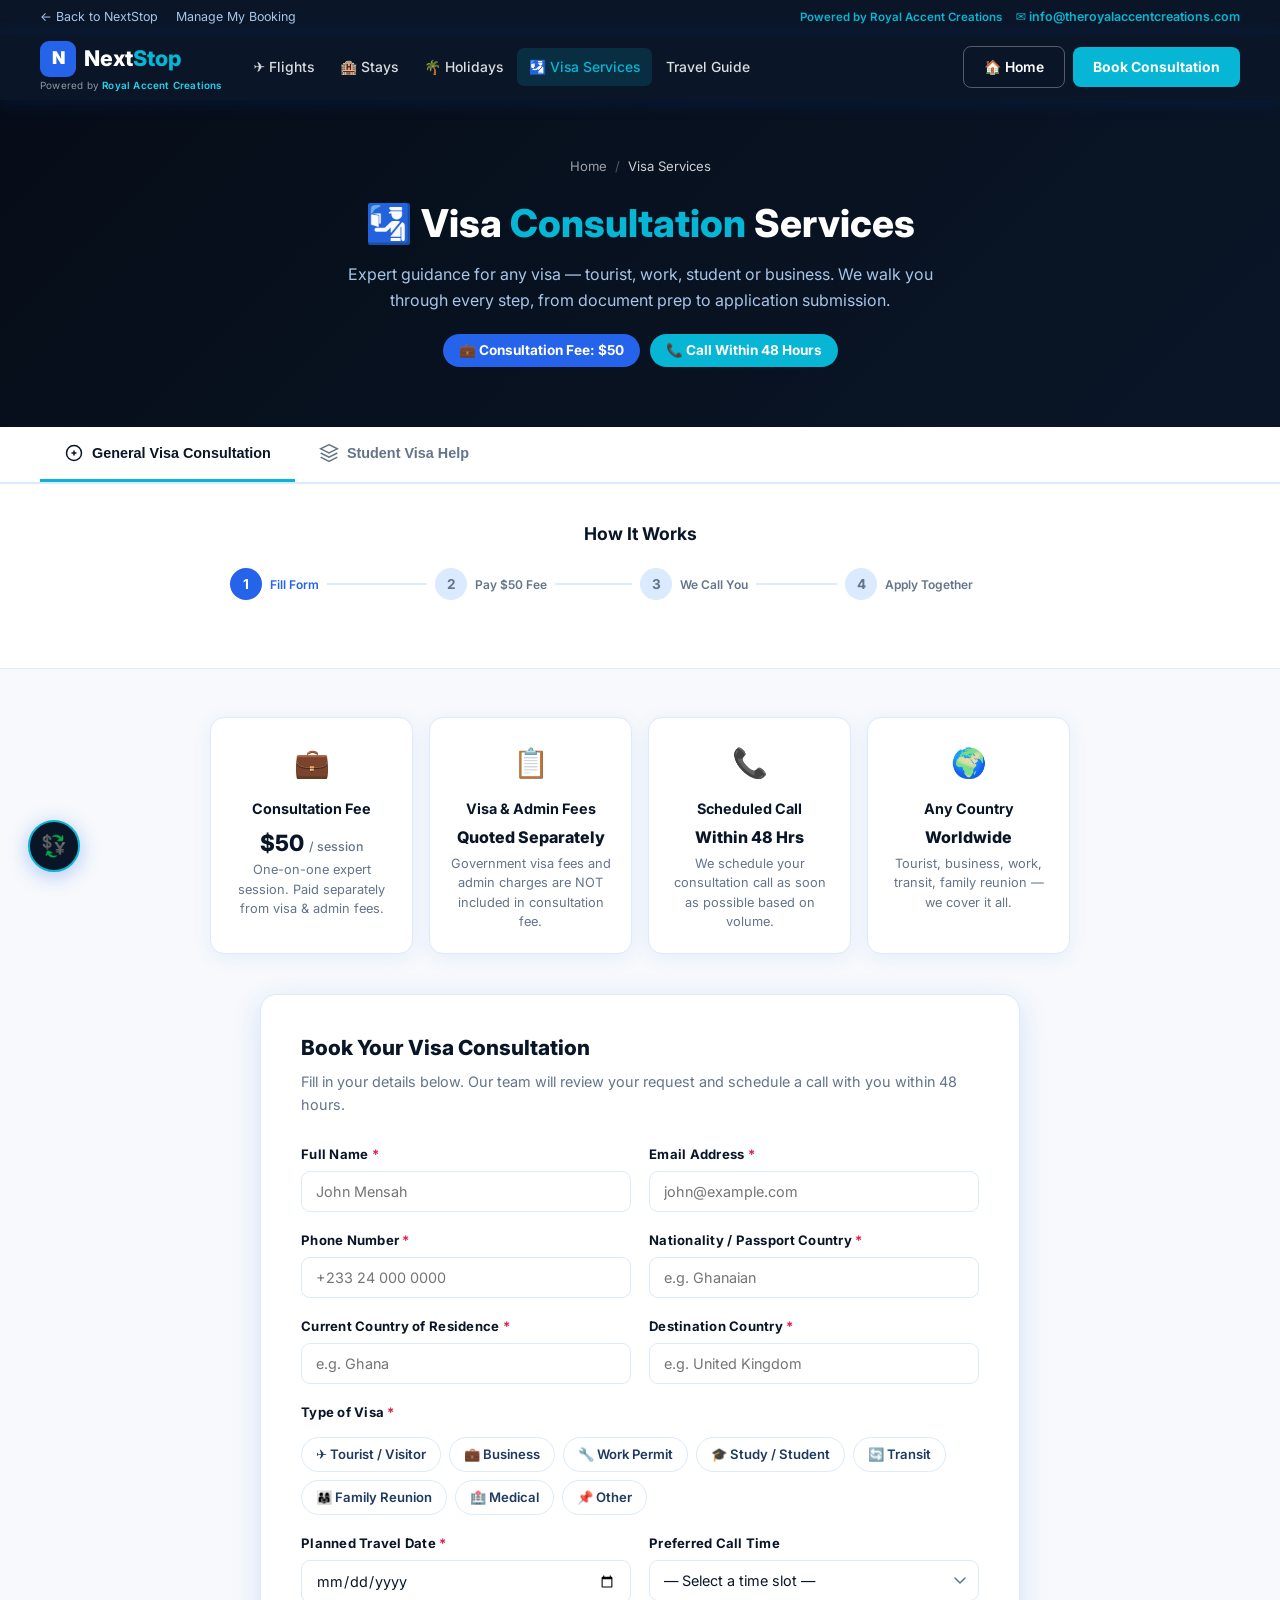
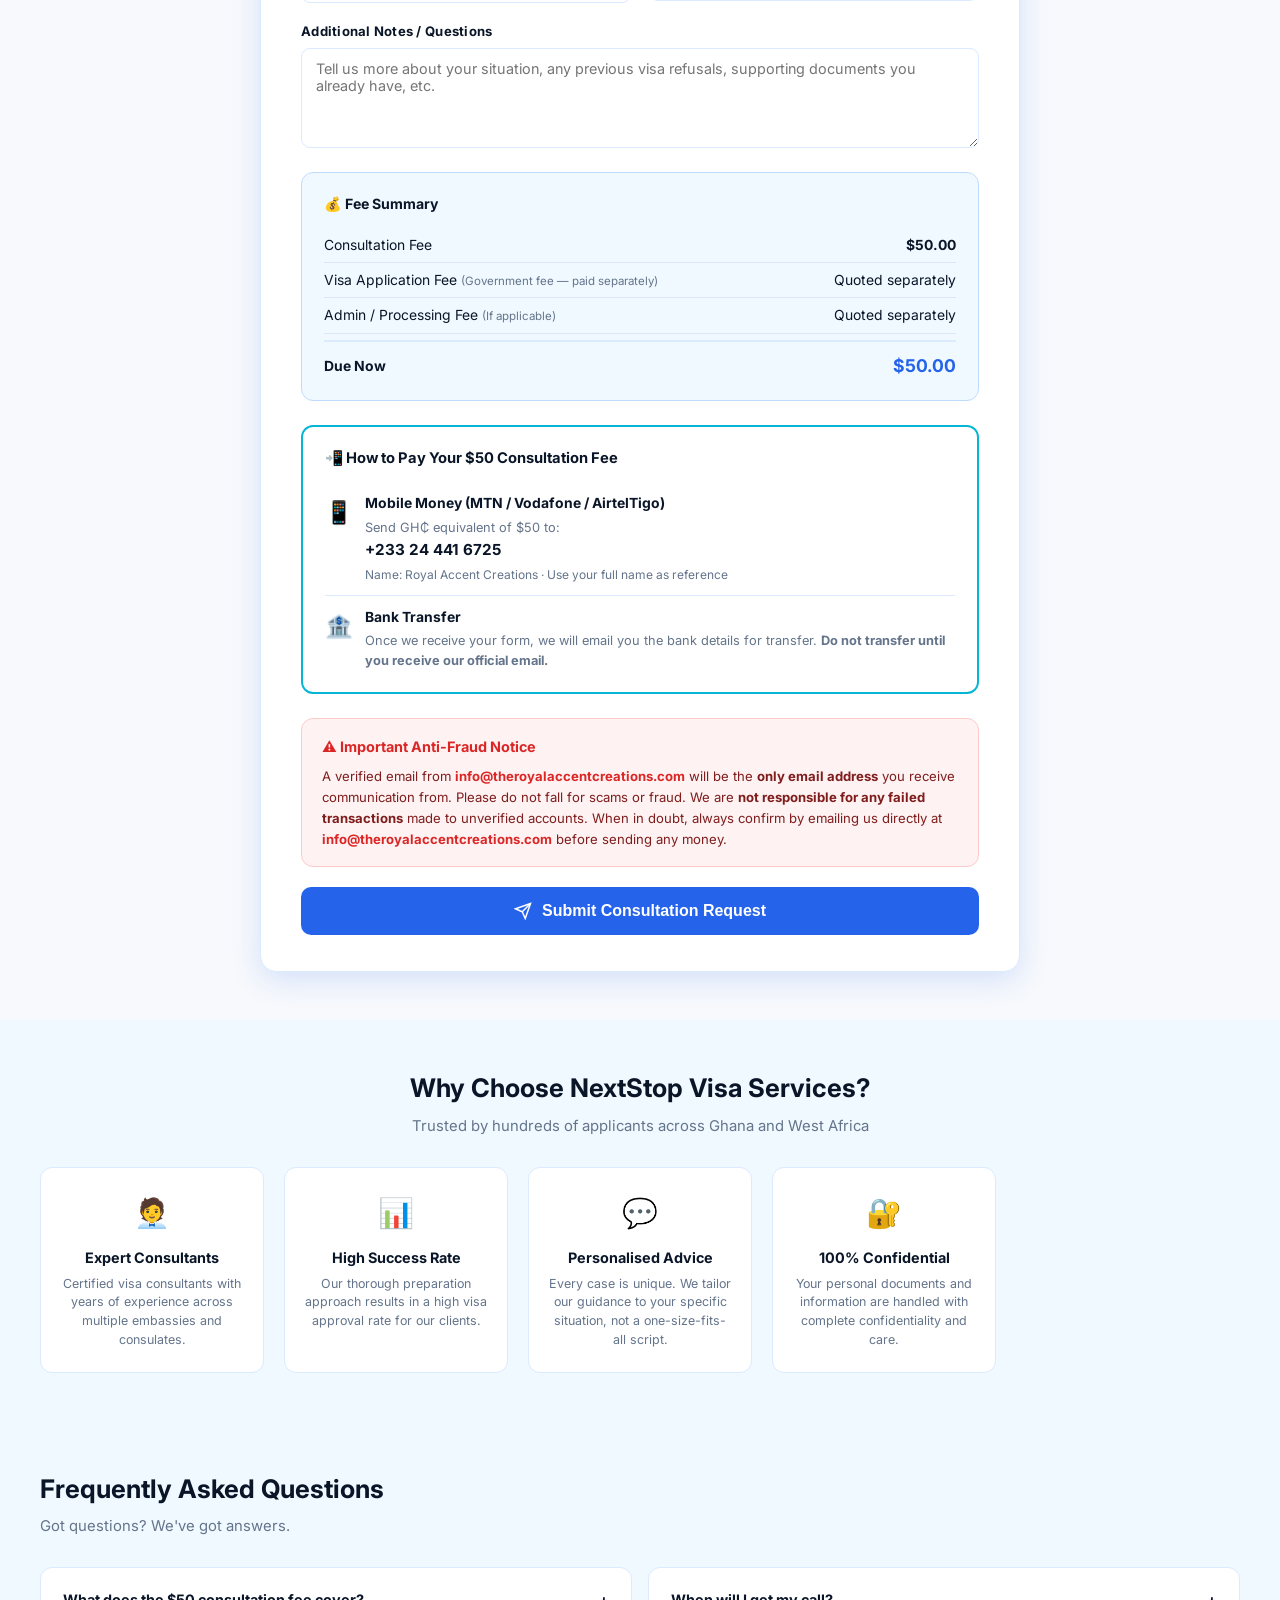
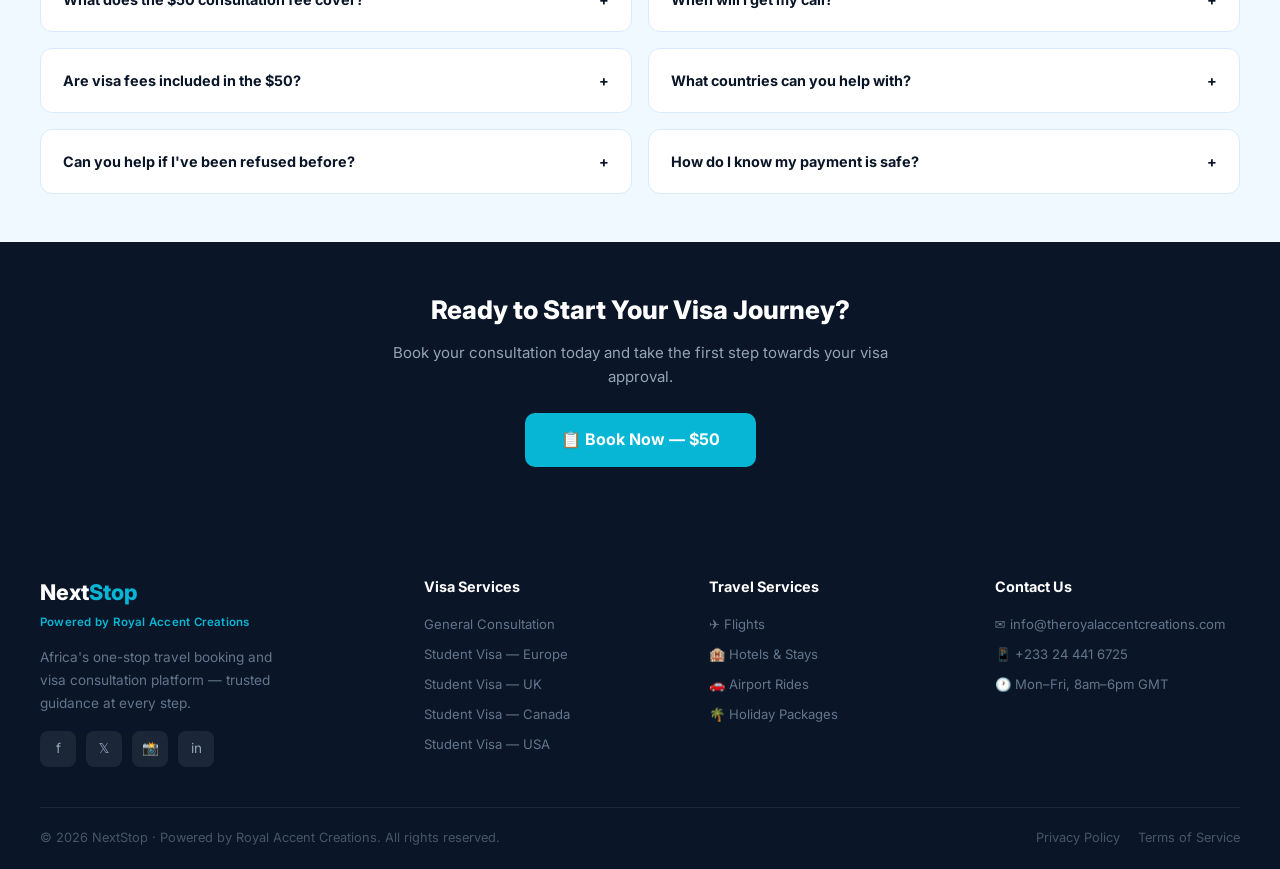
<file: visa.html>
<!DOCTYPE html>
<html lang="en">
<head>
  <meta charset="UTF-8"/>
  <meta name="viewport" content="width=device-width, initial-scale=1.0"/>
  <title>Visa Consultation Services — NextStop | Royal Accent Creations</title>
  <meta name="description" content="Book a visa consultation with NextStop powered by Royal Accent Creations. Expert guidance for tourist, work, student and business visas to any country. $50 consultation fee."/>
  <link rel="preconnect" href="https://fonts.googleapis.com"/>
  <link rel="preconnect" href="https://fonts.gstatic.com" crossorigin/>
  <link href="https://fonts.googleapis.com/css2?family=Inter:wght@400;500;600;700;800&display=swap" rel="stylesheet"/>
  <link rel="stylesheet" href="css/style.css"/>
  <style>
    .visa-panel-inner { max-width: 860px; margin: 0 auto; }
    .visa-tabs-bar { top: 66px; }
    .form-select { background: #fff url("data:image/svg+xml,%3Csvg xmlns='http://www.w3.org/2000/svg' width='12' height='8'%3E%3Cpath d='M1 1l5 5 5-5' stroke='%2364748B' stroke-width='1.5' fill='none' stroke-linecap='round'/%3E%3C/svg%3E") no-repeat right 12px center; padding-right: 36px; appearance: none; }
    .country-card.selected { border-color: var(--blue); background: #eff6ff; box-shadow: 0 0 0 3px rgba(37,99,235,.12); }
    .steps { display: flex; gap: 0; margin-bottom: 32px; }
    .step { flex: 1; display: flex; align-items: center; }
    .step-num { width: 32px; height: 32px; border-radius: 50%; background: var(--border); color: var(--muted); font-weight: 700; font-size: .85rem; display: flex; align-items: center; justify-content: center; flex-shrink: 0; transition: all .3s; }
    .step.done .step-num  { background: var(--cyan); color: #fff; }
    .step.active .step-num { background: var(--blue); color: #fff; }
    .step-label { font-size: .75rem; font-weight: 600; color: var(--muted); margin-left: 8px; white-space: nowrap; }
    .step.active .step-label { color: var(--blue); }
    .step.done .step-label  { color: var(--cyan-d); }
    .step-line { flex: 1; height: 2px; background: var(--border); margin: 0 8px; }
    .step.done .step-line { background: var(--cyan); }
    .chip-row { display: flex; flex-wrap: wrap; gap: 8px; margin-top: 8px; }
    .chip { padding: 6px 14px; border-radius: 20px; font-size: .82rem; font-weight: 600; border: 1.5px solid var(--border); color: var(--mid); background: #fff; cursor: pointer; transition: all .2s; }
    .chip:hover, .chip.selected { background: var(--blue); color: #fff; border-color: var(--blue); }
    .fee-badge { display: inline-flex; align-items: center; gap: 6px; background: var(--blue); color: #fff; padding: 6px 16px; border-radius: 20px; font-size: .85rem; font-weight: 700; }
    .timeline { display: flex; flex-direction: column; gap: 0; }
    .tl-item { display: flex; gap: 16px; padding-bottom: 24px; position: relative; }
    .tl-item:last-child { padding-bottom: 0; }
    .tl-dot { width: 36px; height: 36px; border-radius: 50%; background: var(--blue); color: #fff; display: flex; align-items: center; justify-content: center; font-size: .85rem; font-weight: 700; flex-shrink: 0; }
    .tl-item::before { content: ''; position: absolute; left: 18px; top: 36px; width: 2px; height: calc(100% - 36px); background: var(--border); }
    .tl-item:last-child::before { display: none; }
    .tl-body h4 { font-weight: 700; font-size: .92rem; color: var(--dark); margin-bottom: 3px; }
    .tl-body p  { font-size: .82rem; color: var(--muted); line-height: 1.5; }
    .country-cards { display: grid; grid-template-columns: repeat(auto-fill, minmax(170px, 1fr)); gap: 14px; margin-bottom: 32px; }
    .visa-why { background: var(--light); padding: 48px 0; }
    .visa-why-grid { display: grid; grid-template-columns: repeat(auto-fill, minmax(200px, 1fr)); gap: 20px; }
    .vw-card { background: #fff; border-radius: 12px; padding: 22px 20px; border: 1px solid var(--border); text-align: center; }
    .vw-card .vi { font-size: 1.8rem; margin-bottom: 10px; }
    .vw-card h4 { font-size: .9rem; font-weight: 700; color: var(--dark); margin-bottom: 6px; }
    .vw-card p  { font-size: .78rem; color: var(--muted); line-height: 1.5; }
    @media(max-width:640px){
      .steps { flex-direction: column; gap: 10px; }
      .step-line { display: none; }
      .country-cards { grid-template-columns: 1fr 1fr; }
    }
  </style>
</head>
<body>

<div class="top-bar">
  <div class="container">
    <div class="top-bar-links">
      <a href="index.html">← Back to NextStop</a>
      <a href="#">Manage My Booking</a>
    </div>
    <div class="top-bar-right">
      <span class="powered-by-top">Powered by Royal Accent Creations</span>
      <a href="mailto:info@theroyalaccentcreations.com" style="color:var(--cyan);font-weight:600">✉ info@theroyalaccentcreations.com</a>
    </div>
  </div>
</div>

<header class="navbar">
  <nav class="navbar-inner">
    <a href="index.html" class="logo">
      <div class="logo-main">
        <div class="logo-mark">N</div>
        <span class="logo-text">Next<span>Stop</span></span>
      </div>
      <span class="logo-tagline">Powered by <strong>Royal Accent Creations</strong></span>
    </a>
    <ul class="nav-links">
      <li class="nav-item"><a href="index.html">✈️ Flights</a></li>
      <li class="nav-item"><a href="index.html">🏨 Stays</a></li>
      <li class="nav-item"><a href="index.html">🌴 Holidays</a></li>
      <li class="nav-item active"><a href="visa.html">🛂 Visa Services</a></li>
      <li class="nav-item"><a href="index.html">Travel Guide</a></li>
    </ul>
    <div class="nav-actions">
      <a href="index.html" class="btn btn-ghost">🏠 Home</a>
      <a href="#consult" class="btn btn-gold" style="background:var(--cyan);color:#fff">Book Consultation</a>
      <button class="hamburger" id="hamburger"><span></span><span></span><span></span></button>
    </div>
  </nav>
</header>

<div class="mobile-nav" id="mobileNav">
  <div class="mobile-nav-overlay" id="mobileNavOverlay"></div>
  <div class="mobile-nav-panel">
    <button class="mobile-nav-close" id="mobileNavClose">✕</button>
    <a href="index.html"><strong>Next<span style="color:var(--cyan)">Stop</span></strong></a>
    <div class="mobile-divider"></div>
    <a href="index.html">✈️ Flights &amp; Hotels</a>
    <a href="visa.html#general">🛂 General Visa Consultation</a>
    <a href="visa.html#student">🎓 Student Visa Help</a>
    <div class="mobile-divider"></div>
    <a href="mailto:info@theroyalaccentcreations.com" style="color:var(--cyan);font-weight:600">✉ Email Us</a>
  </div>
</div>

<section class="page-hero">
  <div class="page-hero-content container">
    <div class="breadcrumb">
      <a href="index.html">Home</a>
      <span>/</span>
      <span style="color:rgba(255,255,255,.8)">Visa Services</span>
    </div>
    <h1>🛂 Visa <span>Consultation</span> Services</h1>
    <p>Expert guidance for any visa — tourist, work, student or business. We walk you through every step, from document prep to application submission.</p>
    <div style="display:flex;gap:10px;justify-content:center;margin-top:20px;flex-wrap:wrap">
      <span class="fee-badge">💼 Consultation Fee: $50</span>
      <span class="fee-badge" style="background:var(--cyan)">📞 Call Within 48 Hours</span>
    </div>
  </div>
</section>

<div class="visa-tabs-bar" id="student">
  <div class="visa-tabs">
    <button class="visa-tab active" data-vtab="general">
      <svg viewBox="0 0 24 24" fill="none" stroke="currentColor" stroke-width="1.8"><path d="M9 12h6m-3-3v6M12 3C7 3 3 7 3 12s4 9 9 9 9-4 9-9-4-9-9-9z"/></svg>
      General Visa Consultation
    </button>
    <button class="visa-tab" data-vtab="student">
      <svg viewBox="0 0 24 24" fill="none" stroke="currentColor" stroke-width="1.8"><path d="M12 2L2 7l10 5 10-5-10-5zM2 17l10 5 10-5M2 12l10 5 10-5"/></svg>
      Student Visa Help
    </button>
  </div>
</div>

<section style="background:#fff;padding:36px 0;border-bottom:1px solid var(--border)">
  <div class="container" style="max-width:860px">
    <h2 style="font-size:1.1rem;font-weight:700;color:var(--dark);margin-bottom:20px;text-align:center">How It Works</h2>
    <div class="steps">
      <div class="step active"><div class="step-num">1</div><span class="step-label">Fill Form</span><div class="step-line"></div></div>
      <div class="step"><div class="step-num">2</div><span class="step-label">Pay $50 Fee</span><div class="step-line"></div></div>
      <div class="step"><div class="step-num">3</div><span class="step-label">We Call You</span><div class="step-line"></div></div>
      <div class="step"><div class="step-num">4</div><span class="step-label">Apply Together</span></div>
    </div>
  </div>
</section>

<section class="visa-content" id="consult">
  <div class="container">

    <div class="visa-panel active visa-panel-inner" data-vpanel="general" id="general">
      <div class="visa-info-strip">
        <div class="info-card"><div class="ic-icon">💼</div><h4>Consultation Fee</h4><div class="price">$50 <span>/ session</span></div><p>One-on-one expert session. Paid separately from visa &amp; admin fees.</p></div>
        <div class="info-card"><div class="ic-icon">📋</div><h4>Visa &amp; Admin Fees</h4><div class="price" style="font-size:1rem;margin-bottom:4px">Quoted Separately</div><p>Government visa fees and admin charges are NOT included in consultation fee.</p></div>
        <div class="info-card"><div class="ic-icon">📞</div><h4>Scheduled Call</h4><div class="price" style="font-size:1rem;margin-bottom:4px">Within 48 Hrs</div><p>We schedule your consultation call as soon as possible based on volume.</p></div>
        <div class="info-card"><div class="ic-icon">🌍</div><h4>Any Country</h4><div class="price" style="font-size:1rem;margin-bottom:4px">Worldwide</div><p>Tourist, business, work, transit, family reunion — we cover it all.</p></div>
      </div>

      <div class="form-card" id="generalForm">
        <h2>Book Your Visa Consultation</h2>
        <p class="form-subtitle">Fill in your details below. Our team will review your request and schedule a call with you within 48 hours.</p>
        <form id="visaGeneralForm" novalidate>
          <div class="form-grid">
            <div class="form-group"><label>Full Name <span>*</span></label><input class="form-input" type="text" name="fullname" placeholder="John Mensah" required/></div>
            <div class="form-group"><label>Email Address <span>*</span></label><input class="form-input" type="email" name="email" placeholder="john@example.com" required/></div>
            <div class="form-group"><label>Phone Number <span>*</span></label><input class="form-input" type="tel" name="phone" placeholder="+233 24 000 0000" required/></div>
            <div class="form-group"><label>Nationality / Passport Country <span>*</span></label><input class="form-input" type="text" name="nationality" placeholder="e.g. Ghanaian" required/></div>
            <div class="form-group"><label>Current Country of Residence <span>*</span></label><input class="form-input" type="text" name="residence" placeholder="e.g. Ghana" required/></div>
            <div class="form-group"><label>Destination Country <span>*</span></label><input class="form-input" type="text" name="destination" placeholder="e.g. United Kingdom" required/></div>
            <div class="form-group form-full">
              <label>Type of Visa <span>*</span></label>
              <div class="chip-row" id="visaTypeChips">
                <div class="chip" data-value="tourist">✈️ Tourist / Visitor</div>
                <div class="chip" data-value="business">💼 Business</div>
                <div class="chip" data-value="work">🔧 Work Permit</div>
                <div class="chip" data-value="study">🎓 Study / Student</div>
                <div class="chip" data-value="transit">🔄 Transit</div>
                <div class="chip" data-value="family">👨‍👩‍👧 Family Reunion</div>
                <div class="chip" data-value="medical">🏥 Medical</div>
                <div class="chip" data-value="other">📌 Other</div>
              </div>
              <input type="hidden" name="visaType" id="visaTypeValue"/>
            </div>
            <div class="form-group"><label>Planned Travel Date <span>*</span></label><input class="form-input" type="date" name="travelDate" required/></div>
            <div class="form-group">
              <label>Preferred Call Time</label>
              <select class="form-select" name="callTime">
                <option value="">— Select a time slot —</option>
                <option>Morning (8am – 12pm GMT)</option>
                <option>Afternoon (12pm – 4pm GMT)</option>
                <option>Evening (4pm – 8pm GMT)</option>
                <option>Flexible / Any time</option>
              </select>
            </div>
            <div class="form-group form-full"><label>Additional Notes / Questions</label><textarea class="form-textarea" name="notes" placeholder="Tell us more about your situation, any previous visa refusals, supporting documents you already have, etc."></textarea></div>
          </div>

          <div class="fee-breakdown">
            <h4>💰 Fee Summary</h4>
            <div class="fee-row"><span>Consultation Fee</span><span><strong>$50.00</strong></span></div>
            <div class="fee-row"><span>Visa Application Fee <span class="fee-note">(Government fee — paid separately)</span></span><span>Quoted separately</span></div>
            <div class="fee-row"><span>Admin / Processing Fee <span class="fee-note">(If applicable)</span></span><span>Quoted separately</span></div>
            <div class="fee-row" style="margin-top:6px;padding-top:10px;border-top:2px solid var(--border)"><span>Due Now</span><span style="color:var(--blue);font-size:1.1rem">$50.00</span></div>
          </div>

          <div class="payment-info">
            <h4>📲 How to Pay Your $50 Consultation Fee</h4>
            <div class="payment-method">
              <div class="pm-icon">📱</div>
              <div class="pm-details">
                <h5>Mobile Money (MTN / Vodafone / AirtelTigo)</h5>
                <p>Send GH₵ equivalent of $50 to:</p>
                <div class="pm-number">+233 24 441 6725</div>
                <p style="font-size:.75rem;margin-top:3px">Name: Royal Accent Creations · Use your full name as reference</p>
              </div>
            </div>
            <div class="payment-method">
              <div class="pm-icon">🏦</div>
              <div class="pm-details">
                <h5>Bank Transfer</h5>
                <p>Once we receive your form, we will email you the bank details for transfer. <strong>Do not transfer until you receive our official email.</strong></p>
              </div>
            </div>
          </div>

          <div class="scam-notice">
            <div class="sn-head">⚠️ Important Anti-Fraud Notice</div>
            <p>A verified email from <span class="official-email">info@theroyalaccentcreations.com</span> will be the <strong>only email address</strong> you receive communication from. Please do not fall for scams or fraud. We are <strong>not responsible for any failed transactions</strong> made to unverified accounts. When in doubt, always confirm by emailing us directly at <span class="official-email">info@theroyalaccentcreations.com</span> before sending any money.</p>
          </div>

          <button type="submit" class="submit-btn">
            <svg width="18" height="18" viewBox="0 0 24 24" fill="none" stroke="currentColor" stroke-width="2"><path d="M22 2L11 13"/><path d="M22 2L15 22 11 13 2 9l20-7z"/></svg>
            Submit Consultation Request
          </button>
        </form>
      </div>

      <div class="success-card" id="generalSuccess">
        <div class="success-icon">✅</div>
        <h2>Request Received!</h2>
        <p>Thank you for submitting your visa consultation request. Our team at <strong>Royal Accent Creations</strong> will review your information and schedule a call with you <strong>within 48 hours</strong>.</p>
        <div class="success-payment">
          <h4>📲 Next Step — Pay Your $50 Consultation Fee</h4>
          <div class="payment-method"><div class="pm-icon">📱</div><div class="pm-details"><h5>Mobile Money</h5><div class="pm-number">+233 24 441 6725</div><p style="font-size:.78rem;margin-top:3px">Send GH₵ equivalent of $50 · Use your full name as reference</p></div></div>
          <div class="payment-method"><div class="pm-icon">🏦</div><div class="pm-details"><h5>Bank Transfer</h5><p style="font-size:.82rem">We will send bank details to your email shortly. Only transfer after receiving our email from <strong>info@theroyalaccentcreations.com</strong>.</p></div></div>
        </div>
        <div class="scam-notice" style="text-align:left"><div class="sn-head">⚠️ Fraud Warning</div><p>Only communicate with us at <span class="official-email">info@theroyalaccentcreations.com</span>. We are not responsible for transactions made to unverified accounts.</p></div>
        <a href="index.html" class="btn btn-navy" style="display:inline-flex;margin-top:16px;background:var(--blue)">← Back to NextStop</a>
      </div>
    </div>

    <div class="visa-panel visa-panel-inner" data-vpanel="student">
      <div style="text-align:center;margin-bottom:36px">
        <h2 style="font-size:1.5rem;font-weight:800;color:var(--dark);margin-bottom:10px">🎓 Student Visa Consultation</h2>
        <p style="color:var(--muted);max-width:600px;margin:0 auto;font-size:.95rem">We help students navigate the complex process of obtaining study visas to Europe, the United Kingdom, Canada, and the United States.</p>
        <div style="display:flex;gap:10px;justify-content:center;margin-top:16px;flex-wrap:wrap">
          <span class="fee-badge">💼 Consultation Fee: $50</span>
          <span class="fee-badge" style="background:var(--cyan)">📞 Call Within 48 Hours</span>
        </div>
      </div>

      <h3 style="font-size:1rem;font-weight:700;color:var(--dark);margin-bottom:16px">Select Your Study Destination</h3>
      <div class="country-cards">
        <div class="country-card" data-country="europe"><div class="flag">🇪🇺</div><h4>Europe</h4><p>Germany, France, Netherlands, Sweden, Italy &amp; more</p></div>
        <div class="country-card" data-country="uk"><div class="flag">🇬🇧</div><h4>United Kingdom</h4><p>Student Route Visa (Tier 4) for UK universities &amp; colleges</p></div>
        <div class="country-card" data-country="canada"><div class="flag">🇨🇦</div><h4>Canada</h4><p>Canadian Study Permit for colleges &amp; universities</p></div>
        <div class="country-card" data-country="usa"><div class="flag">🇺🇸</div><h4>United States</h4><p>F-1 Student Visa for US colleges, universities &amp; language schools</p></div>
      </div>

      <div style="background:#fff;border-radius:16px;padding:28px;border:1px solid var(--border);box-shadow:var(--shadow);margin-bottom:36px">
        <h3 style="font-size:1.05rem;font-weight:700;color:var(--dark);margin-bottom:20px">What's Included in Your $50 Consultation</h3>
        <div class="timeline">
          <div class="tl-item"><div class="tl-dot">1</div><div class="tl-body"><h4>Document Checklist Review</h4><p>We go through every document you'll need — bank statements, admission letters, transcripts, language tests and more.</p></div></div>
          <div class="tl-item"><div class="tl-dot">2</div><div class="tl-body"><h4>Application Strategy</h4><p>We advise on the strongest way to present your case, including financial sponsorship letters and personal statements.</p></div></div>
          <div class="tl-item"><div class="tl-dot">3</div><div class="tl-body"><h4>Country-Specific Requirements</h4><p>Requirements differ significantly between Europe, UK, Canada and the US. We explain exactly what your destination requires.</p></div></div>
          <div class="tl-item"><div class="tl-dot">4</div><div class="tl-body"><h4>Q&amp;A Session</h4><p>Ask anything — previous refusals, dependants travelling with you, part-time work rules, and renewal pathways.</p></div></div>
        </div>
      </div>

      <div class="visa-info-strip" style="margin-bottom:36px">
        <div class="info-card"><div class="ic-icon">💼</div><h4>Consultation Fee</h4><div class="price">$50 <span>/ session</span></div><p>Paid separately from visa application &amp; government fees.</p></div>
        <div class="info-card"><div class="ic-icon">📋</div><h4>Visa &amp; Admin Fees</h4><div class="price" style="font-size:1rem;margin-bottom:4px">Separate</div><p>Government application fees are NOT included. We'll quote these after consultation.</p></div>
        <div class="info-card"><div class="ic-icon">⏱️</div><h4>Response Time</h4><div class="price" style="font-size:1rem;margin-bottom:4px">Within 48 Hrs</div><p>We schedule your call as soon as possible based on current volume.</p></div>
      </div>

      <div class="form-card" id="studentForm">
        <h2>Book Student Visa Consultation</h2>
        <p class="form-subtitle">Tell us about yourself and your study plans. We'll match you with the right expert and call you within 48 hours.</p>
        <form id="visaStudentForm" novalidate>
          <div class="form-grid">
            <div class="form-group"><label>Full Name <span>*</span></label><input class="form-input" type="text" name="fullname" placeholder="Ama Owusu" required/></div>
            <div class="form-group"><label>Email Address <span>*</span></label><input class="form-input" type="email" name="email" placeholder="ama@example.com" required/></div>
            <div class="form-group"><label>Phone Number <span>*</span></label><input class="form-input" type="tel" name="phone" placeholder="+233 24 000 0000" required/></div>
            <div class="form-group"><label>Nationality / Passport Country <span>*</span></label><input class="form-input" type="text" name="nationality" placeholder="e.g. Ghanaian" required/></div>
            <div class="form-group"><label>Current Country of Residence <span>*</span></label><input class="form-input" type="text" name="residence" placeholder="e.g. Ghana" required/></div>
            <div class="form-group">
              <label>Study Destination <span>*</span></label>
              <select class="form-select" name="studyCountry" required>
                <option value="">— Select country —</option>
                <optgroup label="Europe"><option>Germany</option><option>France</option><option>Netherlands</option><option>Sweden</option><option>Norway</option><option>Denmark</option><option>Italy</option><option>Spain</option><option>Portugal</option><option>Belgium</option><option>Austria</option><option>Other EU Country</option></optgroup>
                <optgroup label="United Kingdom"><option>United Kingdom</option></optgroup>
                <optgroup label="Canada"><option>Canada</option></optgroup>
                <optgroup label="United States"><option>United States of America</option></optgroup>
              </select>
            </div>
            <div class="form-group"><label>Course / Program of Study <span>*</span></label><input class="form-input" type="text" name="course" placeholder="e.g. MSc Computer Science" required/></div>
            <div class="form-group"><label>Planned Start Date <span>*</span></label><input class="form-input" type="date" name="startDate" required/></div>
            <div class="form-group form-full">
              <label>Do you have a university / college offer letter?</label>
              <div class="chip-row" id="offerLetterChips">
                <div class="chip" data-value="yes">✅ Yes, I have an offer letter</div>
                <div class="chip" data-value="conditional">📋 I have a conditional offer</div>
                <div class="chip" data-value="no">🔍 Not yet — still applying</div>
              </div>
              <input type="hidden" name="offerLetter" id="offerLetterValue"/>
            </div>
            <div class="form-group">
              <label>Preferred Call Time</label>
              <select class="form-select" name="callTime">
                <option value="">— Select a time slot —</option>
                <option>Morning (8am – 12pm GMT)</option>
                <option>Afternoon (12pm – 4pm GMT)</option>
                <option>Evening (4pm – 8pm GMT)</option>
                <option>Flexible / Any time</option>
              </select>
            </div>
            <div class="form-group">
              <label>Have you applied before?</label>
              <select class="form-select" name="previousApplication">
                <option value="">— Select —</option>
                <option>No, this is my first application</option>
                <option>Yes — previously approved</option>
                <option>Yes — previously refused</option>
              </select>
            </div>
            <div class="form-group form-full"><label>Additional Notes</label><textarea class="form-textarea" name="notes" placeholder="Any extra details — scholarship info, dependants travelling with you, language test scores, financial sponsors, etc."></textarea></div>
          </div>

          <div class="fee-breakdown">
            <h4>💰 Fee Summary</h4>
            <div class="fee-row"><span>Student Visa Consultation Fee</span><span><strong>$50.00</strong></span></div>
            <div class="fee-row"><span>Visa Application / Government Fee <span class="fee-note">(Paid separately)</span></span><span>Quoted separately</span></div>
            <div class="fee-row"><span>Admin / Processing Fee <span class="fee-note">(If applicable)</span></span><span>Quoted separately</span></div>
            <div class="fee-row" style="margin-top:6px;padding-top:10px;border-top:2px solid var(--border)"><span>Due Now</span><span style="color:var(--blue);font-size:1.1rem">$50.00</span></div>
          </div>

          <div class="payment-info">
            <h4>📲 How to Pay Your $50 Consultation Fee</h4>
            <div class="payment-method"><div class="pm-icon">📱</div><div class="pm-details"><h5>Mobile Money (MTN / Vodafone / AirtelTigo)</h5><p>Send GH₵ equivalent of $50 to:</p><div class="pm-number">+233 24 441 6725</div><p style="font-size:.75rem;margin-top:3px">Name: Royal Accent Creations · Use your full name as reference</p></div></div>
            <div class="payment-method"><div class="pm-icon">🏦</div><div class="pm-details"><h5>Bank Transfer</h5><p>Once we receive your form, we will email you the bank details. <strong>Do not transfer until you receive our official email.</strong></p></div></div>
          </div>

          <div class="scam-notice">
            <div class="sn-head">⚠️ Important Anti-Fraud Notice</div>
            <p>A verified email from <span class="official-email">info@theroyalaccentcreations.com</span> will be the <strong>only email</strong> you receive communication from. Please do not fall for scams or fraud. We are <strong>not responsible for any failed transactions</strong> made to unverified accounts. Always verify by emailing us directly at <span class="official-email">info@theroyalaccentcreations.com</span>.</p>
          </div>

          <button type="submit" class="submit-btn" style="background:var(--blue)">
            <svg width="18" height="18" viewBox="0 0 24 24" fill="none" stroke="currentColor" stroke-width="2"><path d="M22 2L11 13"/><path d="M22 2L15 22 11 13 2 9l20-7z"/></svg>
            Submit Student Visa Request
          </button>
        </form>
      </div>

      <div class="success-card" id="studentSuccess">
        <div class="success-icon">🎓</div>
        <h2>Student Visa Request Received!</h2>
        <p>Thank you! Our expert team at <strong>Royal Accent Creations</strong> will review your application and reach out within <strong>48 hours</strong> to schedule your consultation call.</p>
        <div class="success-payment">
          <h4>📲 Next Step — Pay Your $50 Consultation Fee</h4>
          <div class="payment-method"><div class="pm-icon">📱</div><div class="pm-details"><h5>Mobile Money</h5><div class="pm-number">+233 24 441 6725</div><p style="font-size:.78rem;margin-top:3px">GH₵ equivalent of $50 · Reference: your full name</p></div></div>
          <div class="payment-method"><div class="pm-icon">🏦</div><div class="pm-details"><h5>Bank Transfer</h5><p style="font-size:.82rem">Wait for our email at <strong>info@theroyalaccentcreations.com</strong> with bank details before transferring.</p></div></div>
        </div>
        <div class="scam-notice" style="text-align:left"><div class="sn-head">⚠️ Fraud Warning</div><p>Only communicate with us at <span class="official-email">info@theroyalaccentcreations.com</span>. We are not responsible for transactions made to unverified accounts.</p></div>
        <a href="index.html" class="btn" style="display:inline-flex;margin-top:16px;background:var(--blue);color:#fff;padding:12px 28px">← Back to NextStop</a>
      </div>
    </div>

  </div>
</section>

<section class="visa-why">
  <div class="container">
    <h2 class="section-title" style="text-align:center">Why Choose NextStop Visa Services?</h2>
    <p class="section-sub" style="text-align:center;margin-bottom:28px">Trusted by hundreds of applicants across Ghana and West Africa</p>
    <div class="visa-why-grid">
      <div class="vw-card"><div class="vi">🧑‍💼</div><h4>Expert Consultants</h4><p>Certified visa consultants with years of experience across multiple embassies and consulates.</p></div>
      <div class="vw-card"><div class="vi">📊</div><h4>High Success Rate</h4><p>Our thorough preparation approach results in a high visa approval rate for our clients.</p></div>
      <div class="vw-card"><div class="vi">💬</div><h4>Personalised Advice</h4><p>Every case is unique. We tailor our guidance to your specific situation, not a one-size-fits-all script.</p></div>
      <div class="vw-card"><div class="vi">🔐</div><h4>100% Confidential</h4><p>Your personal documents and information are handled with complete confidentiality and care.</p></div>
    </div>
  </div>
</section>

<section class="faq-section">
  <div class="container">
    <h2 class="section-title">Frequently Asked Questions</h2>
    <p class="section-sub">Got questions? We've got answers.</p>
    <div class="faq-grid">
      <details class="faq-item"><summary>What does the $50 consultation fee cover? <span>+</span></summary><p>The $50 fee covers a one-on-one consultation session with a visa expert. This includes document review, application strategy, country-specific requirements, and a full Q&amp;A session. Visa application fees and admin fees are separate and quoted after the consultation.</p></details>
      <details class="faq-item"><summary>When will I get my call? <span>+</span></summary><p>We aim to schedule your consultation call within 48 hours of receiving your completed form and payment confirmation. During high-volume periods, this may take slightly longer, but we always prioritise timely responses.</p></details>
      <details class="faq-item"><summary>Are visa fees included in the $50? <span>+</span></summary><p>No. The $50 is strictly the consultation fee for our expert guidance. Government visa application fees, admin fees, and any other charges are entirely separate and will be clearly communicated to you during your consultation.</p></details>
      <details class="faq-item"><summary>What countries can you help with? <span>+</span></summary><p>We provide consultation for visa applications to virtually any country worldwide — including the UK, Schengen Area, USA, Canada, UAE, Australia, and more. Our student visa service specifically covers Europe, UK, Canada and the USA.</p></details>
      <details class="faq-item"><summary>Can you help if I've been refused before? <span>+</span></summary><p>Absolutely. We specialise in helping applicants who have previously been refused. During your consultation, we'll analyse the reason for refusal and develop a stronger strategy for your reapplication.</p></details>
      <details class="faq-item"><summary>How do I know my payment is safe? <span>+</span></summary><p>Only send payment to our verified Mobile Money number (+233 24 441 6725) or after receiving bank details from our official email: info@theroyalaccentcreations.com. We are not responsible for transactions made to any other accounts.</p></details>
    </div>
  </div>
</section>

<section style="background:var(--dark);padding:48px 0;text-align:center">
  <div class="container">
    <h2 style="color:#fff;font-size:1.6rem;font-weight:800;margin-bottom:10px">Ready to Start Your Visa Journey?</h2>
    <p style="color:#94A3B8;max-width:500px;margin:0 auto 24px">Book your consultation today and take the first step towards your visa approval.</p>
    <a href="#consult" class="btn" style="background:var(--cyan);color:#fff;padding:14px 36px;font-size:1rem;font-weight:700;border-radius:10px">📋 Book Now — $50</a>
  </div>
</section>

<footer>
  <div class="container">
    <div class="footer-top">
      <div class="footer-brand">
        <span class="footer-logo">Next<span>Stop</span></span>
        <span class="footer-powered">Powered by Royal Accent Creations</span>
        <p>Africa's one-stop travel booking and visa consultation platform — trusted guidance at every step.</p>
        <div class="footer-socials"><div class="social-link">f</div><div class="social-link">𝕏</div><div class="social-link">📸</div><div class="social-link">in</div></div>
      </div>
      <div class="footer-col">
        <h4>Visa Services</h4>
        <a href="#general">General Consultation</a>
        <a href="#student">Student Visa — Europe</a>
        <a href="#student">Student Visa — UK</a>
        <a href="#student">Student Visa — Canada</a>
        <a href="#student">Student Visa — USA</a>
      </div>
      <div class="footer-col">
        <h4>Travel Services</h4>
        <a href="index.html">✈️ Flights</a>
        <a href="index.html">🏨 Hotels &amp; Stays</a>
        <a href="index.html">🚗 Airport Rides</a>
        <a href="index.html">🌴 Holiday Packages</a>
      </div>
      <div class="footer-col">
        <h4>Contact Us</h4>
        <a href="mailto:info@theroyalaccentcreations.com">✉ info@theroyalaccentcreations.com</a>
        <a href="tel:+233244416725">📱 +233 24 441 6725</a>
        <a href="#">🕐 Mon–Fri, 8am–6pm GMT</a>
      </div>
    </div>
    <div class="footer-bottom">
      <span>© 2026 NextStop · Powered by Royal Accent Creations. All rights reserved.</span>
      <div class="footer-bottom-right"><a href="#">Privacy Policy</a><a href="#">Terms of Service</a></div>
    </div>
  </div>
</footer>

<div class="currency-fab">
  <button class="currency-fab-btn" id="currencyFab" title="Currency Converter">💱</button>
  <span class="currency-fab-label">Currency Converter</span>
</div>
<div class="currency-panel" id="currencyPanel">
  <div class="cp-header"><h3>💱 Currency Converter</h3><button class="cp-close" id="cpClose">✕</button></div>
  <div class="cp-body">
    <div class="cp-amount-row"><input type="number" id="cpAmount" value="1" min="0" step="any"/></div>
    <div class="cp-selects"><select class="cp-select" id="cpFrom"></select><button class="cp-swap" id="cpSwap">⇄</button><select class="cp-select" id="cpTo"></select></div>
    <div class="cp-result"><div class="cp-result-amount" id="cpResult">—</div><div class="cp-result-rate" id="cpRate"></div></div>
    <div class="cp-updated" id="cpUpdated"></div>
    <div class="cp-popular"><h4>Quick Rates</h4><div class="cp-popular-grid" id="cpPopularGrid"></div></div>
  </div>
</div>

<div class="toast" id="toast"></div>

<script>
  document.querySelectorAll('.visa-tab').forEach(tab => {
    tab.addEventListener('click', () => {
      document.querySelectorAll('.visa-tab').forEach(t => t.classList.remove('active'));
      tab.classList.add('active');
      document.querySelectorAll('.visa-panel').forEach(p =>
        p.classList.toggle('active', p.dataset.vpanel === tab.dataset.vtab));
    });
  });

  document.querySelectorAll('.chip-row').forEach(row => {
    const hidden = document.getElementById(row.id.replace('Chips','Value'));
    row.querySelectorAll('.chip').forEach(chip => {
      chip.addEventListener('click', () => {
        row.querySelectorAll('.chip').forEach(c => c.classList.remove('selected'));
        chip.classList.add('selected');
        if (hidden) hidden.value = chip.dataset.value;
      });
    });
  });

  document.querySelectorAll('.country-card').forEach(card => {
    card.addEventListener('click', () => {
      document.querySelectorAll('.country-card').forEach(c => c.classList.remove('selected'));
      card.classList.add('selected');
      document.getElementById('studentForm')?.scrollIntoView({behavior:'smooth', block:'start'});
    });
  });

  document.getElementById('hamburger')?.addEventListener('click',()=>document.getElementById('mobileNav')?.classList.add('open'));
  document.getElementById('mobileNavClose')?.addEventListener('click',()=>document.getElementById('mobileNav')?.classList.remove('open'));
  document.getElementById('mobileNavOverlay')?.addEventListener('click',()=>document.getElementById('mobileNav')?.classList.remove('open'));

  function showToast(msg, dur=3200){
    const t=document.getElementById('toast'); if(!t)return;
    t.textContent=msg; t.classList.add('show');
    setTimeout(()=>t.classList.remove('show'), dur);
  }

  function handleFormSubmit(formId, successId) {
    document.getElementById(formId)?.addEventListener('submit', e => {
      e.preventDefault();
      const form = e.target;
      const required = form.querySelectorAll('[required]');
      let valid = true;
      required.forEach(el => {
        if (!el.value.trim()) { el.style.borderColor = '#e11d48'; valid = false; el.addEventListener('input', () => el.style.borderColor = '', {once:true}); }
      });
      if (!valid) { showToast('Please fill in all required fields'); return; }
      form.closest('.form-card').style.display = 'none';
      document.getElementById(successId).classList.add('show');
      document.getElementById(successId).scrollIntoView({behavior:'smooth', block:'start'});
      showToast("Form submitted! We'll call you within 48 hours.");
    });
  }

  handleFormSubmit('visaGeneralForm', 'generalSuccess');
  handleFormSubmit('visaStudentForm', 'studentSuccess');

  const CURRENCIES={USD:{name:'US Dollar',flag:'🇺🇸',symbol:'$'},GHS:{name:'Ghanaian Cedi',flag:'🇬🇭',symbol:'GH₵'},EUR:{name:'Euro',flag:'🇪🇺',symbol:'€'},GBP:{name:'British Pound',flag:'🇬🇧',symbol:'£'},CAD:{name:'Canadian Dollar',flag:'🇨🇦',symbol:'$'},AUD:{name:'Australian Dollar',flag:'🇦🇺',symbol:'$'},NGN:{name:'Nigerian Naira',flag:'🇳🇬',symbol:'₦'},KES:{name:'Kenyan Shilling',flag:'🇰🇪',symbol:'KSh'},ZAR:{name:'S.A. Rand',flag:'🇿🇦',symbol:'R'},AED:{name:'UAE Dirham',flag:'🇦🇪',symbol:'AED'},JPY:{name:'Japanese Yen',flag:'🇯🇵',symbol:'¥'},INR:{name:'Indian Rupee',flag:'🇮🇳',symbol:'₹'}};
  let rates={USD:1,GHS:14.8,EUR:0.92,GBP:0.78,CAD:1.37,AUD:1.54,NGN:1550,KES:129,ZAR:18.6,AED:3.67,JPY:154,INR:83.5};

  function populateCurrencySelects(){const f=document.getElementById('cpFrom'),t=document.getElementById('cpTo');if(!f||!t)return;const opts=Object.entries(CURRENCIES).map(([c,d])=>`<option value="${c}">${d.flag} ${c} — ${d.name}</option>`).join('');f.innerHTML=opts;t.innerHTML=opts;f.value='USD';t.value='GHS';}
  function updateCurrencyResult(){const f=document.getElementById('cpFrom'),t=document.getElementById('cpTo'),a=document.getElementById('cpAmount');const res=document.getElementById('cpResult'),rate=document.getElementById('cpRate');if(!f||!t||!a||!res)return;const amt=parseFloat(a.value)||1,usd=amt/rates[f.value],result=usd*rates[t.value];const cc=CURRENCIES[t.value]||{};res.textContent=`${cc.symbol||''}${result.toLocaleString('en-US',{minimumFractionDigits:2,maximumFractionDigits:2})} ${t.value}`;const r=rates[t.value]/rates[f.value];if(rate)rate.innerHTML=`1 ${f.value} = <span>${r.toLocaleString('en-US',{maximumFractionDigits:4})}</span> ${t.value}`;}
  async function fetchRates(){try{const res=await fetch('https://open.er-api.com/v6/latest/USD');if(!res.ok)return;const data=await res.json();if(data.rates)Object.keys(CURRENCIES).forEach(c=>{if(data.rates[c])rates[c]=data.rates[c];});updateCurrencyResult();}catch(_){}}

  document.getElementById('currencyFab')?.addEventListener('click',()=>{const p=document.getElementById('currencyPanel');p?.classList.toggle('open');if(p?.classList.contains('open')){populateCurrencySelects();fetchRates();updateCurrencyResult();}});
  document.getElementById('cpClose')?.addEventListener('click',()=>document.getElementById('currencyPanel')?.classList.remove('open'));
  ['cpFrom','cpTo','cpAmount'].forEach(id=>{document.getElementById(id)?.addEventListener('input',updateCurrencyResult);document.getElementById(id)?.addEventListener('change',updateCurrencyResult);});
  document.getElementById('cpSwap')?.addEventListener('click',()=>{const f=document.getElementById('cpFrom'),t=document.getElementById('cpTo');if(!f||!t)return;const tmp=f.value;f.value=t.value;t.value=tmp;updateCurrencyResult();});
  populateCurrencySelects();fetchRates();

  if(window.location.hash==='#student'){document.querySelector('[data-vtab="student"]')?.click();setTimeout(()=>document.getElementById('consult')?.scrollIntoView({behavior:'smooth'}),200);}
</script>
</body>
</html>
</file>
<file: css/style.css>
/* =========================================
   NEXTSTOP — Global Styles
   Blue/Cyan Color Palette
   ========================================= */

*, *::before, *::after { box-sizing: border-box; margin: 0; padding: 0; }

:root {
  --navy:      #0a1628;
  --navy-d:    #060d18;
  --navy-l:    #1e3a8a;
  --blue:      #2563eb;
  --blue-d:    #1d4ed8;
  --blue-l:    #3b82f6;
  --cyan:      #06b6d4;
  --cyan-d:    #0891b2;
  --cyan-l:    #22d3ee;
  --primary:   #2563eb;
  --primary-d: #1d4ed8;
  --accent:    #06b6d4;
  --dark:      #0a1628;
  --mid:       #1e3a5f;
  --muted:     #64748B;
  --light:     #f0f9ff;
  --white:     #FFFFFF;
  --border:    #dbeafe;
  --radius:    10px;
  --shadow:    0 4px 20px rgba(37,99,235,.08);
  --shadow-md: 0 8px 30px rgba(37,99,235,.16);
}

html { scroll-behavior: smooth; }
body {
  font-family: 'Inter', 'Segoe UI', system-ui, sans-serif;
  color: var(--dark);
  background: #f7f9fc;
  font-size: 15px;
  line-height: 1.6;
}
a { text-decoration: none; color: inherit; }
img { max-width: 100%; display: block; }
button { cursor: pointer; border: none; outline: none; }
ul { list-style: none; }

.container { max-width: 1240px; margin: 0 auto; padding: 0 20px; }
.section-title { font-size: 1.6rem; font-weight: 700; margin-bottom: 6px; }
.section-sub { color: var(--muted); margin-bottom: 28px; font-size: .93rem; }

.top-bar {
  background: var(--dark);
  color: #a8c4e8;
  font-size: .78rem;
  padding: 7px 0;
}
.top-bar .container { display:flex; justify-content:space-between; align-items:center; flex-wrap:wrap; gap:8px; }
.top-bar a { color: #a8c4e8; transition: color .2s; }
.top-bar a:hover { color: var(--cyan); }
.top-bar-links { display: flex; gap: 18px; }
.top-bar-right { display: flex; gap: 14px; align-items: center; }
.powered-by-top { font-size: .72rem; color: var(--cyan); font-weight: 600; }

.navbar {
  background: var(--dark);
  position: sticky;
  top: 0;
  z-index: 1000;
  box-shadow: 0 2px 16px rgba(0,48,135,.3);
}
.navbar-inner {
  display: flex; align-items: center; gap: 20px;
  padding: 0 20px; max-width: 1240px; margin: 0 auto; height: 66px;
}

.logo { display: flex; flex-direction: column; align-items: flex-start; flex-shrink: 0; }
.logo-main { display: flex; align-items: center; gap: 8px; }
.logo-mark {
  width: 36px; height: 36px; background: var(--blue);
  border-radius: 9px; display: flex; align-items: center;
  justify-content: center; color: #fff; font-weight: 900; font-size: 1.1rem;
}
.logo-text { font-size: 1.35rem; font-weight: 800; color: #fff; }
.logo-text span { color: var(--cyan); }
.logo-tagline { font-size: .62rem; color: rgba(255,255,255,.55); margin-top: 1px; letter-spacing: .02em; }
.logo-tagline strong { color: var(--cyan-l); font-weight: 600; }

.nav-links { display: flex; align-items: center; gap: 2px; flex: 1; }
.nav-item { position: relative; }
.nav-item > a, .nav-item > button {
  display: flex; align-items: center; gap: 4px;
  padding: 8px 12px; border-radius: 7px; font-size: .87rem;
  font-weight: 500; color: rgba(255,255,255,.85); background: none;
  transition: background .2s, color .2s; white-space: nowrap;
}
.nav-item > a:hover, .nav-item > button:hover { background: rgba(255,255,255,.12); color: #fff; }
.nav-item.active > a { background: rgba(6,182,212,.15); color: var(--cyan); }

.dropdown {
  position: absolute; top: calc(100% + 6px); left: 0;
  background: #fff; border: 1px solid var(--border);
  border-radius: var(--radius); box-shadow: var(--shadow-md);
  min-width: 205px; opacity: 0; visibility: hidden;
  transform: translateY(-6px); transition: all .2s; z-index: 200;
}
.nav-item:hover .dropdown { opacity: 1; visibility: visible; transform: translateY(0); }
.dropdown a { display:block; padding: 10px 18px; font-size:.87rem; color:var(--mid); transition:background .15s; }
.dropdown a:hover { background: var(--light); color: var(--dark); }

.nav-actions { display: flex; align-items: center; gap: 8px; margin-left: auto; }
.btn { display:inline-flex; align-items:center; gap:5px; padding:9px 20px; border-radius:8px; font-weight:600; font-size:.87rem; transition:all .2s; }
.btn-ghost { border: 1.5px solid rgba(255,255,255,.3); color: #fff; background: transparent; }
.btn-ghost:hover { border-color: var(--cyan); color: var(--cyan); }
.btn-gold { background: var(--cyan); color: #fff; border: none; font-weight: 700; }
.btn-gold:hover { background: var(--cyan-d); transform: translateY(-1px); }
.btn-navy { background: var(--dark); color: #fff; }
.btn-navy:hover { background: var(--dark); }
.btn-outline { border: 1.5px solid var(--border); color: var(--mid); background: #fff; }
.btn-outline:hover { border-color: var(--dark); color: var(--dark); }

.hamburger { display:none; flex-direction:column; gap:5px; padding:6px; border-radius:6px; background:none; }
.hamburger span { display:block; width:22px; height:2px; background:rgba(255,255,255,.8); border-radius:2px; transition:.3s; }

.hero {
  background: linear-gradient(135deg, var(--navy-d) 0%, var(--navy) 50%, #0d2144 100%);
  padding: 60px 20px 80px;
  position: relative; overflow: hidden;
}
.hero::before {
  content: ''; position: absolute; inset: 0;
  background: url('https://images.unsplash.com/photo-1436491865332-7a61a109cc05?w=1400&q=60&auto=format') center/cover;
  opacity: .12;
}
.hero::after {
  content: ''; position: absolute;
  bottom: -2px; left: 0; right: 0; height: 60px;
  background: linear-gradient(to bottom, transparent, #f7f9fc);
}
.hero-content { position: relative; z-index: 1; text-align: center; margin-bottom: 36px; }
.hero h1 { font-size: clamp(1.8rem, 4vw, 2.9rem); font-weight: 800; color: #fff; line-height: 1.2; margin-bottom: 10px; }
.hero h1 span { color: var(--cyan); }
.hero p { color: #a8c4e8; font-size: 1.05rem; max-width: 540px; margin: 0 auto; }
.hero-sub { font-size: .82rem; color: rgba(6,182,212,.85); margin-top: 8px; letter-spacing: .03em; }

.search-card {
  background: #fff; border-radius: 16px;
  box-shadow: 0 12px 40px rgba(0,48,135,.18);
  max-width: 960px; margin: 0 auto;
  overflow: visible; position: relative; z-index: 1;
}

.search-tabs { display:flex; border-bottom: 2px solid var(--border); overflow-x:auto; scrollbar-width:none; }
.search-tabs::-webkit-scrollbar { display:none; }
.search-tab {
  display:flex; flex-direction:column; align-items:center; gap:4px;
  padding:14px 22px; font-size:.78rem; font-weight:600; color:var(--muted);
  background:none; border:none; cursor:pointer; border-bottom:3px solid transparent;
  white-space:nowrap; transition:all .2s; position:relative;
}
.search-tab svg { width:22px; height:22px; }
.search-tab:hover { color: var(--dark); background: var(--light); }
.search-tab.active { color: var(--dark); border-bottom-color: var(--cyan); background: #fff; }
.new-badge { position:absolute; top:5px; right:4px; background:var(--cyan); color:#fff; font-size:.58rem; padding:1px 5px; border-radius:10px; font-weight:700; }

.trip-type-row { display:flex; align-items:center; gap:18px; padding:15px 24px 0; flex-wrap:wrap; }
.trip-radio { display:flex; align-items:center; gap:7px; font-size:.88rem; font-weight:500; cursor:pointer; }
.trip-radio input { accent-color: var(--dark); width:16px; height:16px; cursor:pointer; }
.class-select {
  margin-left:auto; padding:7px 30px 7px 12px;
  border:1.5px solid var(--border); border-radius:7px; font-size:.85rem;
  background:#fff; appearance:none; cursor:pointer; color:var(--mid);
}

.search-fields { display:grid; grid-template-columns:1fr 1fr 1fr 1fr 1fr; gap:0; padding:12px 24px; position:relative; }
.field-group { padding:10px 14px; border-right:1px solid var(--border); cursor:pointer; border-radius:8px; transition:background .15s; }
.field-group:last-child { border-right:none; }
.field-group:hover { background: var(--light); }
.field-group label { display:block; font-size:.7rem; font-weight:700; color:var(--dark); text-transform:uppercase; letter-spacing:.06em; margin-bottom:3px; pointer-events:none; }
.field-val { font-size:.98rem; font-weight:700; color:var(--dark); }
.field-sub { font-size:.74rem; color:var(--muted); margin-top:1px; }
.swap-btn {
  position:absolute; top:50%; left:calc(200px - 14px);
  transform:translateY(-50%); width:28px; height:28px; border-radius:50%;
  background:var(--cyan); color:#fff; display:flex; align-items:center; justify-content:center;
  font-size:.8rem; box-shadow:0 2px 8px rgba(240,179,27,.5); transition:transform .3s; z-index:2;
}
.swap-btn:hover { transform:translateY(-50%) rotate(180deg); }

.search-bottom { display:flex; align-items:center; justify-content:space-between; padding:10px 24px 20px; flex-wrap:wrap; gap:10px; }
.flex-dates { display:flex; align-items:center; gap:8px; font-size:.86rem; color:var(--mid); }
.flex-dates input[type=checkbox] { accent-color:var(--dark); width:15px; height:15px; }
.search-btn {
  background: var(--blue); color: var(--dark);
  border:none; border-radius:10px; padding:14px 50px;
  font-size:1rem; font-weight:800; letter-spacing:.03em; cursor:pointer;
  transition:background .2s, transform .15s, box-shadow .2s;
  box-shadow: 0 4px 16px rgba(37,99,235,.35);
}
.search-btn:hover { background:var(--cyan-d); transform:translateY(-2px); box-shadow:0 8px 24px rgba(37,99,235,.45); }

.hotel-fields { display:grid; grid-template-columns:2fr 1fr 1fr 1fr; gap:0; padding:12px 24px; }
.search-panel { display:none; }
.search-panel.active { display:block; }

.features-strip { background:#fff; border-bottom:2px solid var(--border); }
.features-strip .container { display:flex; align-items:stretch; justify-content:space-around; flex-wrap:wrap; }
.feature-item { display:flex; align-items:center; gap:14px; padding:20px 24px; flex:1; min-width:220px; border-right:1px solid var(--border); transition:background .2s; }
.feature-item:last-child { border-right:none; }
.feature-item:hover { background: var(--light); }
.feature-icon { width:44px; height:44px; border-radius:10px; display:flex; align-items:center; justify-content:center; flex-shrink:0; font-size:1.3rem; }
.fi-gold  { background: #fffbeb; border: 1px solid #a5f3fc; }
.fi-blue  { background: #eff6ff; border: 1px solid #bfdbfe; }
.fi-green { background: #f0fdf4; border: 1px solid #bbf7d0; }
.feature-item h4 { font-size:.9rem; font-weight:700; color:var(--dark); margin-bottom:2px; }
.feature-item p  { font-size:.78rem; color:var(--muted); }

.promo-section { padding:36px 0 20px; }
.promo-grid { display:grid; grid-template-columns:1.5fr 1fr; gap:16px; }
.promo-card { border-radius:14px; overflow:hidden; position:relative; min-height:190px; display:flex; align-items:flex-end; background:var(--navy); cursor:pointer; }
.promo-card img { position:absolute; inset:0; width:100%; height:100%; object-fit:cover; opacity:.55; transition:transform .5s, opacity .4s; }
.promo-card:hover img { transform:scale(1.04); opacity:.45; }
.promo-card-body { position:relative; z-index:1; padding:20px; width:100%; }
.promo-card-body h3 { color:#fff; font-size:1.1rem; font-weight:700; margin-bottom:6px; }
.promo-card-body p  { color:#cbd5e1; font-size:.82rem; margin-bottom:12px; }
.promo-btn { display:inline-block; background:var(--cyan); color:#fff; padding:8px 18px; border-radius:7px; font-size:.82rem; font-weight:700; transition:background .2s; }
.promo-btn:hover { background:var(--cyan-d); }
.promo-stack { display:flex; flex-direction:column; gap:16px; }

.offers-section { padding:48px 0; }
.section-header { display:flex; align-items:center; justify-content:space-between; margin-bottom:24px; flex-wrap:wrap; gap:10px; }
.offer-tabs { display:flex; gap:6px; }
.offer-tab { padding:7px 18px; border-radius:20px; font-size:.85rem; font-weight:600; border:1.5px solid var(--border); color:var(--mid); background:#fff; cursor:pointer; transition:all .2s; }
.offer-tab.active, .offer-tab:hover { background:var(--blue); color:#fff; border-color:var(--dark); }
.view-all { font-size:.85rem; color:var(--dark); font-weight:600; }
.view-all:hover { color:var(--cyan-d); }

.deals-grid { display:grid; grid-template-columns:repeat(auto-fill, minmax(260px, 1fr)); gap:20px; }
.deal-card { background:#fff; border-radius:14px; overflow:hidden; box-shadow:var(--shadow); transition:transform .25s, box-shadow .25s; border:1px solid var(--border); }
.deal-card:hover { transform:translateY(-5px); box-shadow:var(--shadow-md); }
.deal-img { height:160px; position:relative; overflow:hidden; background:var(--light); }
.deal-img img { width:100%; height:100%; object-fit:cover; transition:transform .4s; }
.deal-card:hover .deal-img img { transform:scale(1.06); }
.deal-badge { position:absolute; top:10px; left:10px; background:var(--blue); color:#fff; font-size:.7rem; font-weight:700; padding:3px 10px; border-radius:20px; }
.deal-body { padding:14px 16px; }
.deal-route { font-size:.78rem; color:var(--muted); margin-bottom:4px; }
.deal-route strong { color:var(--dark); }
.deal-price { font-size:1.2rem; font-weight:800; color:var(--dark); margin-bottom:2px; }
.deal-price span { font-size:.75rem; font-weight:500; color:var(--muted); }
.deal-installment { display:flex; align-items:center; gap:6px; font-size:.75rem; color:var(--navy-l); font-weight:600; margin-bottom:12px; }
.deal-book { display:block; text-align:center; background:var(--cyan); color:#fff; padding:9px; border-radius:8px; font-weight:700; font-size:.85rem; transition:background .2s; }
.deal-book:hover { background:var(--cyan-d); }

.destinations-section { padding:48px 0; background:var(--light); }
.dest-grid { display:grid; grid-template-columns:repeat(auto-fill, minmax(200px, 1fr)); gap:16px; }
.dest-card { border-radius:14px; overflow:hidden; position:relative; height:220px; cursor:pointer; background:var(--navy); }
.dest-card img { width:100%; height:100%; object-fit:cover; opacity:.75; transition:transform .4s, opacity .3s; }
.dest-card:hover img { transform:scale(1.08); opacity:.6; }
.dest-card-body { position:absolute; bottom:0; left:0; right:0; padding:14px; background:linear-gradient(to top, rgba(0,35,94,.9) 0%, transparent 100%); }
.dest-card-body h3 { color:#fff; font-size:1rem; font-weight:700; }
.dest-card-body p  { color:#cbd5e1; font-size:.75rem; }
.from-price { color:var(--cyan); font-weight:700; font-size:.82rem; margin-top:4px; }

.why-section { padding:60px 0; }
.why-grid { display:grid; grid-template-columns:repeat(auto-fill, minmax(220px, 1fr)); gap:24px; margin-top:8px; }
.why-card { background:#fff; border-radius:14px; padding:28px 24px; border:1px solid var(--border); box-shadow:var(--shadow); transition:transform .25s; }
.why-card:hover { transform:translateY(-4px); }
.why-card .icon { width:52px; height:52px; border-radius:12px; display:flex; align-items:center; justify-content:center; font-size:1.5rem; margin-bottom:16px; }
.why-card h4 { font-size:1rem; font-weight:700; color:var(--dark); margin-bottom:8px; }
.why-card p  { font-size:.85rem; color:var(--muted); line-height:1.6; }

.app-section { background:linear-gradient(135deg, #001a4d, var(--navy)); padding:60px 0; position:relative; overflow:hidden; }
.app-section::before { content:''; position:absolute; top:-60px; right:-60px; width:400px; height:400px; border-radius:50%; background:var(--blue); opacity:.06; }
.app-inner { display:flex; align-items:center; gap:48px; flex-wrap:wrap; position:relative; z-index:1; }
.app-text { flex:1; min-width:260px; }
.app-text h2 { color:#fff; font-size:1.8rem; font-weight:800; margin-bottom:10px; }
.app-text p  { color:#a8c4e8; font-size:.95rem; margin-bottom:24px; line-height:1.7; }
.app-email-row { display:flex; gap:10px; max-width:400px; flex-wrap:wrap; }
.app-email-row input { flex:1; min-width:200px; padding:12px 16px; border-radius:8px; border:none; font-size:.9rem; outline:none; }
.app-email-row button { background:var(--cyan); color:#fff; padding:12px 22px; border-radius:8px; font-weight:700; font-size:.9rem; border:none; cursor:pointer; transition:background .2s; }
.app-email-row button:hover { background:var(--cyan-d); }
.app-badges { display:flex; gap:12px; margin-top:20px; flex-wrap:wrap; }
.app-badge { display:flex; align-items:center; gap:10px; background:rgba(255,255,255,.08); border:1px solid rgba(255,255,255,.14); border-radius:10px; padding:10px 18px; color:#fff; font-size:.85rem; transition:background .2s; cursor:pointer; }
.app-badge:hover { background:rgba(255,255,255,.16); }
.app-badge .badge-icon { font-size:1.6rem; }
.app-badge small { display:block; font-size:.7rem; color:#a8c4e8; }
.app-badge strong { font-size:.9rem; }
.app-phones { flex-shrink:0; display:flex; justify-content:center; }
.app-phones img { width:180px; border-radius:20px; box-shadow:0 20px 60px rgba(0,0,0,.4); }

.newsletter-section { padding:56px 0; background:#fff; border-top:1px solid var(--border); }
.newsletter-inner { display:flex; align-items:center; justify-content:space-between; gap:32px; flex-wrap:wrap; }
.newsletter-text h2 { font-size:1.5rem; font-weight:800; color:var(--dark); margin-bottom:8px; }
.newsletter-text p  { color:var(--muted); font-size:.93rem; }
.newsletter-form { display:flex; gap:10px; flex-wrap:wrap; }
.newsletter-form input { padding:12px 18px; border:1.5px solid var(--border); border-radius:8px; font-size:.9rem; outline:none; width:280px; transition:border-color .2s; }
.newsletter-form input:focus { border-color:var(--dark); }
.newsletter-form button { background:var(--blue); color:#fff; padding:12px 24px; border-radius:8px; font-weight:700; font-size:.9rem; border:none; cursor:pointer; transition:background .2s; }
.newsletter-form button:hover { background:var(--blue-d); }

footer { background:var(--dark); color:#94A3B8; padding:60px 0 0; }
.footer-top { display:grid; grid-template-columns:1.4fr 1fr 1fr 1fr; gap:40px; padding-bottom:40px; border-bottom:1px solid rgba(255,255,255,.08); }
.footer-brand p { font-size:.85rem; line-height:1.7; color:#64748B; max-width:260px; margin-bottom:10px; }
.footer-logo { font-size:1.35rem; font-weight:800; color:#fff; display:block; margin-bottom:4px; }
.footer-logo span { color:var(--cyan); }
.footer-powered { font-size:.72rem; color:var(--cyan); font-weight:600; margin-bottom:14px; display:block; letter-spacing:.02em; }
.footer-socials { display:flex; gap:10px; margin-top:16px; }
.social-link { width:36px; height:36px; border-radius:8px; background:rgba(255,255,255,.07); display:flex; align-items:center; justify-content:center; font-size:.85rem; color:#94A3B8; transition:background .2s, color .2s; cursor:pointer; }
.social-link:hover { background:var(--cyan); color:#fff; }
.footer-col h4 { color:#fff; font-size:.9rem; font-weight:700; margin-bottom:16px; }
.footer-col a { display:block; font-size:.82rem; color:#64748B; margin-bottom:9px; transition:color .2s; }
.footer-col a:hover { color:var(--cyan); }
.footer-bottom { display:flex; align-items:center; justify-content:space-between; flex-wrap:wrap; gap:12px; padding:20px 0; font-size:.8rem; color:#475569; }
.footer-bottom-right { display:flex; gap:18px; flex-wrap:wrap; }
.footer-bottom a { color:#475569; }
.footer-bottom a:hover { color:var(--cyan); }

.currency-fab {
  position: fixed;
  bottom: 28px;
  left: 28px;
  z-index: 1100;
}
.currency-fab-btn {
  width: 52px; height: 52px; border-radius: 50%;
  background: var(--dark); color: var(--cyan);
  border: 2px solid var(--cyan);
  box-shadow: 0 4px 20px rgba(37,99,235,.35);
  display: flex; align-items: center; justify-content: center;
  font-size: 1.3rem; cursor: pointer;
  transition: transform .2s, box-shadow .2s;
}
.currency-fab-btn:hover { transform: scale(1.08); box-shadow: 0 8px 28px rgba(0,48,135,.45); }
.currency-fab-label {
  position: absolute; left: 60px; top: 50%; transform: translateY(-50%);
  background: var(--dark); color: var(--cyan);
  font-size: .72rem; font-weight: 700; padding: 4px 10px;
  border-radius: 20px; white-space: nowrap;
  box-shadow: var(--shadow);
  opacity: 0; pointer-events: none;
  transition: opacity .2s;
}
.currency-fab:hover .currency-fab-label { opacity: 1; }

.currency-panel {
  position: fixed; bottom: 92px; left: 28px;
  width: 340px; background: #fff;
  border-radius: 16px; box-shadow: 0 16px 50px rgba(0,48,135,.2);
  border: 1px solid var(--border);
  z-index: 1100;
  display: none;
  overflow: hidden;
}
.currency-panel.open { display: block; }
.cp-header {
  background: var(--dark);
  padding: 14px 18px;
  display: flex; justify-content: space-between; align-items: center;
}
.cp-header h3 { color: #fff; font-size: .95rem; font-weight: 700; }
.cp-close { width: 28px; height: 28px; border-radius: 50%; background: rgba(255,255,255,.15); border: none; color: #fff; font-size: .9rem; display: flex; align-items: center; justify-content: center; cursor: pointer; }
.cp-body { padding: 18px; }
.cp-amount-row { display: flex; gap: 10px; margin-bottom: 14px; }
.cp-amount-row input {
  flex: 1; padding: 10px 13px;
  border: 1.5px solid var(--border); border-radius: 8px;
  font-size: 1.1rem; font-weight: 700; color: var(--dark);
  outline: none; transition: border-color .2s;
}
.cp-amount-row input:focus { border-color: var(--dark); }
.cp-selects { display: flex; align-items: center; gap: 10px; margin-bottom: 16px; }
.cp-select {
  flex: 1; padding: 9px 12px;
  border: 1.5px solid var(--border); border-radius: 8px;
  font-size: .88rem; font-weight: 600; color: var(--dark);
  background: #fff; outline: none; cursor: pointer;
  transition: border-color .2s;
}
.cp-select:focus { border-color: var(--dark); }
.cp-swap {
  width: 32px; height: 32px; border-radius: 50%;
  background: var(--blue); color: var(--dark);
  border: none; font-size: .9rem; cursor: pointer;
  display: flex; align-items: center; justify-content: center;
  flex-shrink: 0; transition: transform .3s;
}
.cp-swap:hover { transform: rotate(180deg); }
.cp-result {
  background: var(--light);
  border-radius: 10px; padding: 14px 16px;
  text-align: center;
}
.cp-result-amount { font-size: 1.5rem; font-weight: 800; color: var(--dark); margin-bottom: 3px; }
.cp-result-rate { font-size: .75rem; color: var(--muted); }
.cp-result-rate span { color: var(--dark); font-weight: 600; }
.cp-updated { font-size: .7rem; color: var(--muted); margin-top: 10px; text-align:right; }
.cp-popular { margin-top: 14px; }
.cp-popular h4 { font-size: .78rem; font-weight: 700; color: var(--muted); text-transform: uppercase; letter-spacing: .05em; margin-bottom: 8px; }
.cp-popular-grid { display: grid; grid-template-columns: 1fr 1fr; gap: 6px; }
.cp-pop-item {
  background: #fff; border: 1px solid var(--border);
  border-radius: 8px; padding: 8px 10px; cursor: pointer;
  transition: border-color .2s, background .2s;
  font-size: .78rem;
}
.cp-pop-item:hover { border-color: var(--dark); background: var(--light); }
.cp-pop-item .flag { font-size: .9rem; margin-right: 4px; }
.cp-pop-item .rate { font-weight: 700; color: var(--dark); }
.cp-pop-item .code { color: var(--muted); font-size: .7rem; }

.modal-overlay { position:fixed; inset:0; background:rgba(0,35,94,.6); backdrop-filter:blur(4px); z-index:2000; display:flex; align-items:flex-start; justify-content:center; padding-top:120px; opacity:0; visibility:hidden; transition:all .25s; }
.modal-overlay.open { opacity:1; visibility:visible; }
.modal-box { background:#fff; border-radius:16px; padding:28px; width:90%; max-width:560px; box-shadow:var(--shadow-md); transform:translateY(-20px); transition:transform .25s; }
.modal-overlay.open .modal-box { transform:translateY(0); }
.modal-header { display:flex; justify-content:space-between; align-items:center; margin-bottom:16px; }
.modal-header h3 { font-size:1.1rem; font-weight:700; color:var(--dark); }
.modal-close { width:32px; height:32px; border-radius:50%; background:var(--light); display:flex; align-items:center; justify-content:center; cursor:pointer; font-size:1rem; color:var(--muted); border:none; }
.modal-search-input { width:100%; padding:12px 16px; border:1.5px solid var(--border); border-radius:8px; font-size:1rem; outline:none; margin-bottom:16px; transition:border-color .2s; }
.modal-search-input:focus { border-color:var(--dark); }
.city-list { display:flex; flex-direction:column; gap:4px; max-height:300px; overflow-y:auto; }
.city-item { display:flex; align-items:center; gap:12px; padding:10px 12px; border-radius:8px; cursor:pointer; transition:background .15s; }
.city-item:hover { background:var(--light); }
.city-icon { font-size:1.2rem; }
.city-item-name { font-weight:600; font-size:.9rem; }
.city-item-code { font-size:.78rem; color:var(--muted); }

.date-panel { position:absolute; top:100%; left:0; background:#fff; border:1px solid var(--border); border-radius:14px; box-shadow:var(--shadow-md); padding:20px; z-index:500; min-width:320px; display:none; }
.date-panel.open { display:block; }
.dp-header { display:flex; align-items:center; justify-content:space-between; margin-bottom:14px; }
.dp-header h4 { font-size:.95rem; font-weight:700; color:var(--dark); }
.dp-nav { display:flex; gap:8px; }
.dp-nav button { width:30px; height:30px; border-radius:50%; border:1px solid var(--border); background:#fff; cursor:pointer; font-size:.9rem; display:flex; align-items:center; justify-content:center; }
.dp-nav button:hover { background:var(--light); }
.dp-grid { display:grid; grid-template-columns:repeat(7, 1fr); gap:4px; }
.dp-day-name { text-align:center; font-size:.72rem; font-weight:600; color:var(--muted); padding:4px 0; }
.dp-day { text-align:center; padding:7px 4px; border-radius:6px; font-size:.82rem; cursor:pointer; transition:background .15s; }
.dp-day:hover { background:var(--light); }
.dp-day.selected { background:var(--blue); color:#fff; font-weight:700; }
.dp-day.today { font-weight:700; color:var(--cyan-d); }
.dp-day.disabled { opacity:.35; cursor:not-allowed; }

.toast { position:fixed; bottom:28px; right:28px; background:var(--blue); color:#fff; padding:12px 20px; border-radius:10px; font-size:.88rem; font-weight:500; box-shadow:var(--shadow-md); transform:translateY(20px); opacity:0; visibility:hidden; transition:all .3s; z-index:9999; border-left:4px solid var(--cyan); }
.toast.show { opacity:1; visibility:visible; transform:translateY(0); }

.page-hero {
  background: linear-gradient(135deg, var(--navy-d), var(--navy));
  padding: 56px 20px 60px;
  text-align: center;
  position: relative;
}
.page-hero::before { content:''; position:absolute; inset:0; background:url('https://images.unsplash.com/photo-1436491865332-7a61a109cc05?w=1200&q=60') center/cover; opacity:.1; }
.page-hero-content { position:relative; z-index:1; }
.page-hero h1 { color:#fff; font-size:clamp(1.6rem,4vw,2.4rem); font-weight:800; margin-bottom:8px; }
.page-hero h1 span { color:var(--cyan); }
.page-hero p { color:#a8c4e8; font-size:1rem; max-width:600px; margin:0 auto; }
.breadcrumb { display:flex; align-items:center; gap:8px; font-size:.82rem; color:rgba(255,255,255,.5); margin-bottom:16px; justify-content:center; }
.breadcrumb a { color:rgba(255,255,255,.6); }
.breadcrumb a:hover { color:var(--cyan); }
.breadcrumb span { color:rgba(255,255,255,.3); }

.visa-tabs-bar { background:#fff; border-bottom:2px solid var(--border); position:sticky; top:66px; z-index:100; }
.visa-tabs { display:flex; max-width:1240px; margin:0 auto; padding:0 20px; gap:0; overflow-x:auto; scrollbar-width:none; }
.visa-tabs::-webkit-scrollbar { display:none; }
.visa-tab { display:flex; align-items:center; gap:8px; padding:16px 24px; font-size:.9rem; font-weight:600; color:var(--muted); background:none; border:none; cursor:pointer; border-bottom:3px solid transparent; white-space:nowrap; transition:all .2s; }
.visa-tab svg { width:20px; height:20px; }
.visa-tab:hover { color:var(--dark); }
.visa-tab.active { color:var(--dark); border-bottom-color:var(--cyan); }

.visa-content { padding: 48px 0; }
.visa-panel { display:none; }
.visa-panel.active { display:block; }

.visa-info-strip {
  display: grid; grid-template-columns: repeat(auto-fit, minmax(200px, 1fr));
  gap: 16px; margin-bottom: 40px;
}
.info-card {
  background: #fff; border-radius: 14px; padding: 22px 20px;
  border: 1px solid var(--border); box-shadow: var(--shadow);
  text-align: center;
}
.info-card .ic-icon { font-size: 1.8rem; margin-bottom: 10px; }
.info-card h4 { font-size: .9rem; font-weight: 700; color: var(--dark); margin-bottom: 5px; }
.info-card p { font-size: .8rem; color: var(--muted); line-height: 1.5; }
.info-card .price { font-size: 1.4rem; font-weight: 800; color: var(--dark); }
.info-card .price span { font-size: .78rem; color: var(--muted); font-weight: 500; }

.form-card {
  background: #fff; border-radius: 16px;
  box-shadow: var(--shadow-md); padding: 36px 40px;
  border: 1px solid var(--border); max-width: 760px; margin: 0 auto;
}
.form-card h2 { font-size: 1.3rem; font-weight: 800; color: var(--dark); margin-bottom: 6px; }
.form-card .form-subtitle { color: var(--muted); font-size: .9rem; margin-bottom: 28px; }
.form-grid { display: grid; grid-template-columns: 1fr 1fr; gap: 18px; }
.form-full { grid-column: 1 / -1; }
.form-group { display: flex; flex-direction: column; gap: 6px; }
.form-group label { font-size: .82rem; font-weight: 700; color: var(--dark); letter-spacing: .02em; }
.form-group label span { color: #e11d48; }
.form-input, .form-select, .form-textarea {
  padding: 11px 14px; border: 1.5px solid var(--border);
  border-radius: 9px; font-size: .9rem; font-family: inherit;
  outline: none; color: var(--dark); transition: border-color .2s, box-shadow .2s;
  background: #fff;
}
.form-input:focus, .form-select:focus, .form-textarea:focus { border-color: var(--dark); box-shadow: 0 0 0 3px rgba(0,48,135,.08); }
.form-textarea { min-height: 100px; resize: vertical; }
.form-hint { font-size: .75rem; color: var(--muted); margin-top: 2px; }

.fee-breakdown {
  background: var(--light); border-radius: 12px; padding: 20px 22px;
  margin: 24px 0; border: 1px solid #bfdbfe;
}
.fee-breakdown h4 { font-size: .88rem; font-weight: 700; color: var(--dark); margin-bottom: 12px; display:flex; align-items:center; gap:6px; }
.fee-row { display:flex; justify-content:space-between; align-items:center; padding:6px 0; border-bottom:1px solid #dce6f5; font-size:.87rem; }
.fee-row:last-child { border-bottom:none; padding-bottom:0; font-weight:700; color:var(--dark); }
.fee-row .fee-note { font-size:.72rem; color:var(--muted); }

.payment-info {
  background: #fff; border: 2px solid var(--cyan);
  border-radius: 12px; padding: 20px 22px; margin: 24px 0;
}
.payment-info h4 { font-size:.92rem; font-weight:700; color:var(--dark); margin-bottom:12px; display:flex; align-items:center; gap:8px; }
.payment-method { display:flex; align-items:flex-start; gap:12px; padding:10px 0; border-bottom:1px solid var(--border); }
.payment-method:last-child { border-bottom:none; padding-bottom:0; }
.pm-icon { font-size:1.4rem; flex-shrink:0; margin-top:2px; }
.pm-details h5 { font-size:.87rem; font-weight:700; color:var(--dark); margin-bottom:3px; }
.pm-details p  { font-size:.8rem; color:var(--muted); }
.pm-details .pm-number { font-weight:700; color:var(--dark); font-size:.95rem; }

.scam-notice {
  background: #fef2f2; border: 1.5px solid #fecaca;
  border-radius: 12px; padding: 16px 20px; margin: 20px 0;
}
.scam-notice .sn-head { display:flex; align-items:center; gap:8px; font-weight:700; color:#dc2626; font-size:.9rem; margin-bottom:8px; }
.scam-notice p { font-size:.82rem; color:#7f1d1d; line-height:1.6; }
.scam-notice .official-email { color:#dc2626; font-weight:700; }

.submit-btn {
  width:100%; background:var(--blue); color:#fff; border:none;
  padding:15px 24px; border-radius:10px; font-size:1rem; font-weight:700;
  cursor:pointer; transition:background .2s, transform .15px;
  display:flex; align-items:center; justify-content:center; gap:10px;
  margin-top:8px;
}
.submit-btn:hover { background:var(--blue-d); transform:translateY(-1px); }

.success-card {
  background:#fff; border-radius:16px; padding:40px;
  text-align:center; box-shadow:var(--shadow-md); display:none; max-width:760px; margin:0 auto;
}
.success-card.show { display:block; }
.success-icon { font-size:3.5rem; margin-bottom:16px; }
.success-card h2 { font-size:1.5rem; font-weight:800; color:var(--dark); margin-bottom:10px; }
.success-card p  { color:var(--muted); font-size:.95rem; line-height:1.7; margin-bottom:20px; }
.success-payment { background:var(--light); border-radius:12px; padding:20px; margin:20px 0; text-align:left; }
.success-payment h4 { color:var(--dark); font-weight:700; margin-bottom:12px; font-size:.95rem; }

.country-cards { display:grid; grid-template-columns:repeat(auto-fill, minmax(200px, 1fr)); gap:16px; margin-bottom:36px; }
.country-card { background:#fff; border-radius:12px; padding:20px; border:2px solid var(--border); cursor:pointer; transition:all .2s; text-align:center; }
.country-card:hover, .country-card.selected { border-color:var(--dark); background:var(--light); }
.country-card .flag { font-size:2rem; margin-bottom:8px; }
.country-card h4 { font-weight:700; color:var(--dark); font-size:.95rem; }
.country-card p  { font-size:.75rem; color:var(--muted); margin-top:4px; }

.faq-section { padding:48px 0; background:var(--light); }
.faq-grid { display:grid; grid-template-columns:1fr 1fr; gap:16px; margin-top:8px; }
.faq-item { background:#fff; border-radius:12px; padding:20px 22px; border:1px solid var(--border); cursor:pointer; }
.faq-item summary { font-weight:700; font-size:.9rem; color:var(--dark); cursor:pointer; display:flex; justify-content:space-between; align-items:center; gap:10px; }
.faq-item summary::-webkit-details-marker { display:none; }
.faq-item p { font-size:.85rem; color:var(--muted); margin-top:10px; line-height:1.6; }

.mobile-nav { display:none; position:fixed; top:0; left:0; width:100%; height:100%; z-index:1500; }
.mobile-nav.open { display:flex; }
.mobile-nav-overlay { position:absolute; inset:0; background:rgba(0,35,94,.55); backdrop-filter:blur(2px); }
.mobile-nav-panel { position:relative; z-index:1; width:min(300px,82vw); background:#fff; height:100%; overflow-y:auto; padding:24px 20px; display:flex; flex-direction:column; gap:5px; }
.mobile-nav-close { align-self:flex-end; width:36px; height:36px; border-radius:50%; background:var(--light); border:none; cursor:pointer; font-size:1.1rem; display:flex; align-items:center; justify-content:center; margin-bottom:14px; }
.mobile-nav-panel a { padding:10px 14px; border-radius:8px; font-size:.95rem; font-weight:500; color:var(--mid); display:block; transition:background .15s; }
.mobile-nav-panel a:hover { background:var(--light); color:var(--dark); }
.mobile-divider { height:1px; background:var(--border); margin:8px 0; }

@media(max-width:1000px){ .footer-top{grid-template-columns:1fr 1fr;} }
@media(max-width:800px){
  .promo-grid{grid-template-columns:1fr;}
  .search-fields{grid-template-columns:1fr 1fr;}
  .hotel-fields{grid-template-columns:1fr 1fr;}
  .form-grid{grid-template-columns:1fr;}
  .faq-grid{grid-template-columns:1fr;}
}
@media(max-width:768px){
  .nav-links,.nav-actions .btn-ghost{display:none;}
  .hamburger{display:flex;}
  .app-inner{flex-direction:column;}
  .newsletter-inner{flex-direction:column;align-items:flex-start;}
  .newsletter-form input{width:100%;}
  .form-card{padding:24px 20px;}
}
@media(max-width:520px){
  .footer-top{grid-template-columns:1fr;}
  .search-btn{width:100%;}
  .search-fields{grid-template-columns:1fr;}
  .field-group{border-right:none;border-bottom:1px solid var(--border);}
  .field-group:last-child{border-bottom:none;}
  .currency-panel{left:14px;right:14px;width:auto;}
  .top-bar-links{display:none;}
}
</file>
